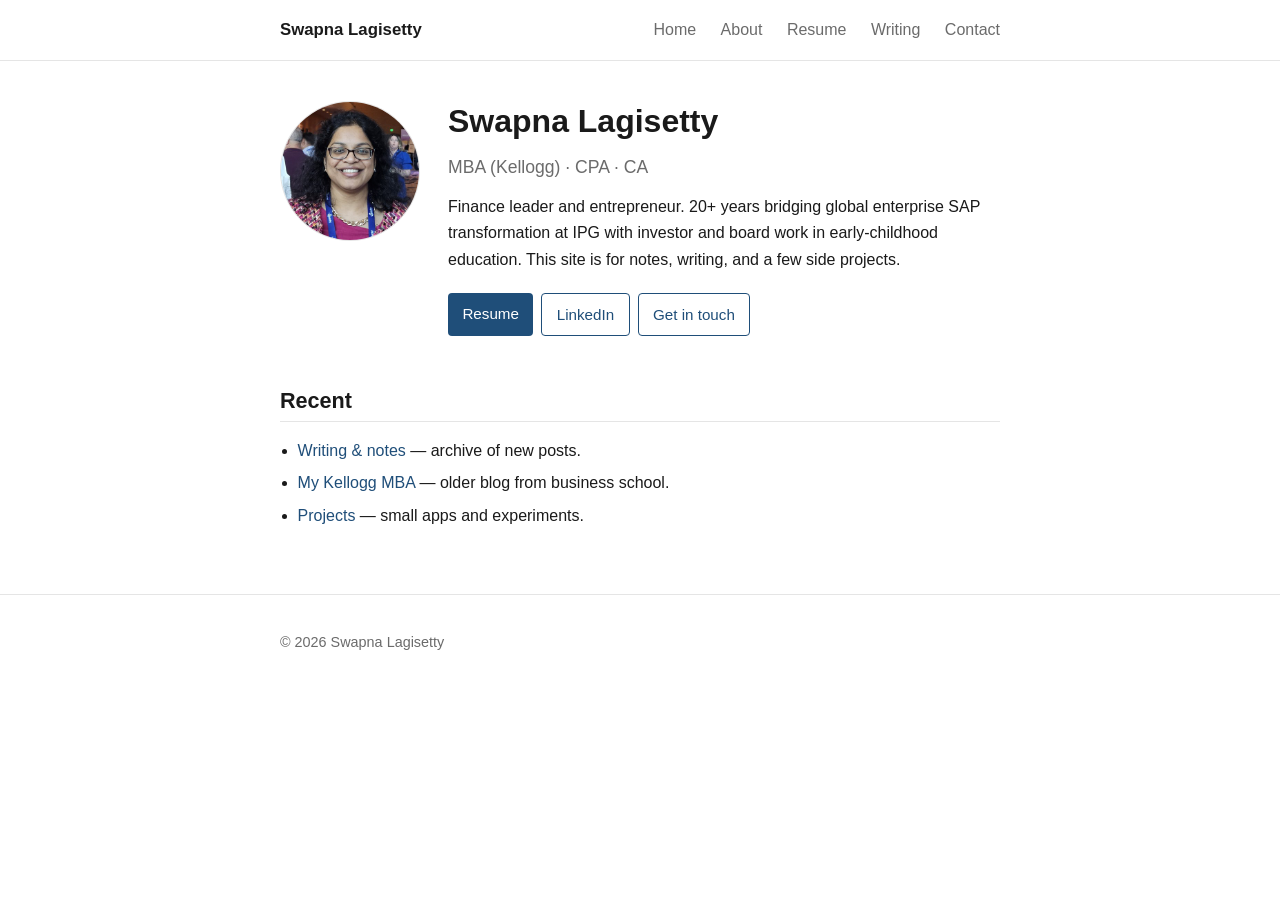
<file: index.html>
<!doctype html>
<html lang="en">
<head>
  <meta charset="utf-8">
  <meta name="viewport" content="width=device-width,initial-scale=1">
  <title>Swapna Lagisetty — MBA, CPA, CA</title>
  <meta name="description" content="Personal website of Swapna Lagisetty — MBA (Kellogg), CPA, CA. Notes, writing, and projects.">
  <link rel="stylesheet" href="css/style.css">
</head>
<body>
  <header class="site-header">
    <div class="container nav">
      <a class="brand" href="index.html">Swapna Lagisetty</a>
      <nav>
        <a href="index.html">Home</a>
        <a href="about.html">About</a>
        <a href="resume.html">Resume</a>
        <a href="blog.html">Writing</a>
        <a href="contact.html">Contact</a>
      </nav>
    </div>
  </header>

  <main class="container">
    <section class="hero">
      <img class="avatar" src="assets/images/profile.jpg" alt="Photograph of Swapna Lagisetty"
           onerror="this.style.display='none'">
      <div>
        <h1>Swapna Lagisetty</h1>
        <p class="lede">MBA (Kellogg) &middot; CPA &middot; CA</p>
        <p>
          Finance leader and entrepreneur. 20+ years bridging global enterprise SAP transformation
          at IPG with investor and board work in early-childhood education. This site is for
          notes, writing, and a few side projects.
        </p>
        <p class="cta">
          <a class="btn" href="resume.html">Resume</a>
          <a class="btn btn-ghost" href="https://www.linkedin.com/in/swapna-lagisetty-mba-cpa-ca-5ba52758/" target="_blank" rel="noopener">LinkedIn</a>
          <a class="btn btn-ghost" href="contact.html">Get in touch</a>
        </p>
      </div>
    </section>

    <section>
      <h2>Recent</h2>
      <ul class="list">
        <li><a href="blog.html">Writing &amp; notes</a> &mdash; archive of new posts.</li>
        <li><a href="https://mykelloggmba.blogspot.com/" target="_blank" rel="noopener">My Kellogg MBA</a> &mdash; older blog from business school.</li>
        <li><a href="apps/">Projects</a> &mdash; small apps and experiments.</li>
      </ul>
    </section>
  </main>

  <footer class="site-footer">
    <div class="container">
      <p>&copy; <span id="year"></span> Swapna Lagisetty</p>
    </div>
  </footer>
  <script src="js/main.js"></script>
</body>
</html>
</file>
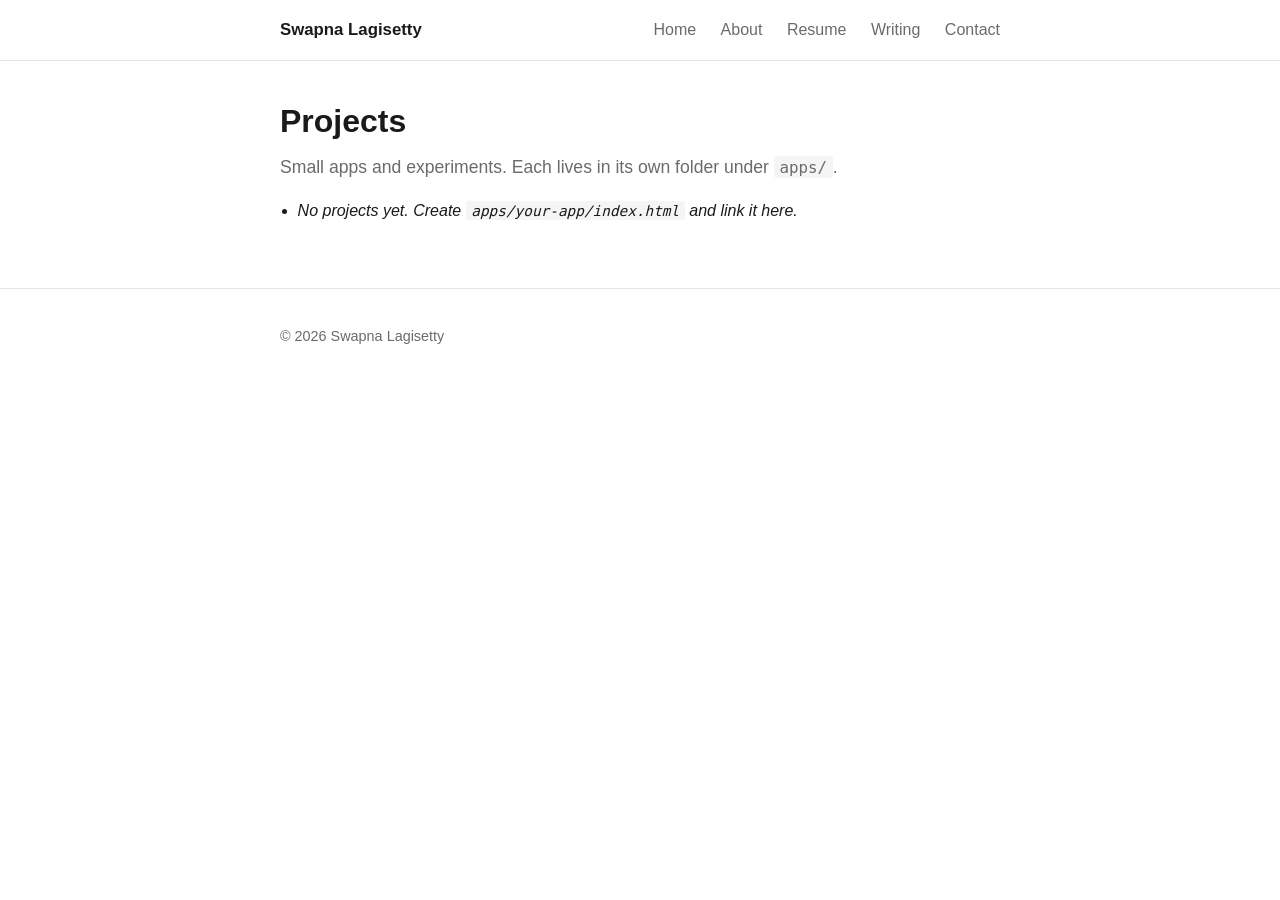
<file: apps/index.html>
<!doctype html>
<html lang="en">
<head>
  <meta charset="utf-8">
  <meta name="viewport" content="width=device-width,initial-scale=1">
  <title>Projects — Swapna Lagisetty</title>
  <link rel="stylesheet" href="../css/style.css">
</head>
<body>
  <header class="site-header">
    <div class="container nav">
      <a class="brand" href="../index.html">Swapna Lagisetty</a>
      <nav>
        <a href="../index.html">Home</a>
        <a href="../about.html">About</a>
        <a href="../resume.html">Resume</a>
        <a href="../blog.html">Writing</a>
        <a href="../contact.html">Contact</a>
      </nav>
    </div>
  </header>

  <main class="container">
    <h1>Projects</h1>
    <p class="lede">Small apps and experiments. Each lives in its own folder under <code>apps/</code>.</p>

    <ul class="list">
      <li><em>No projects yet. Create <code>apps/your-app/index.html</code> and link it here.</em></li>
    </ul>
  </main>

  <footer class="site-footer">
    <div class="container">
      <p>&copy; <span id="year"></span> Swapna Lagisetty</p>
    </div>
  </footer>
  <script src="../js/main.js"></script>
</body>
</html>
</file>
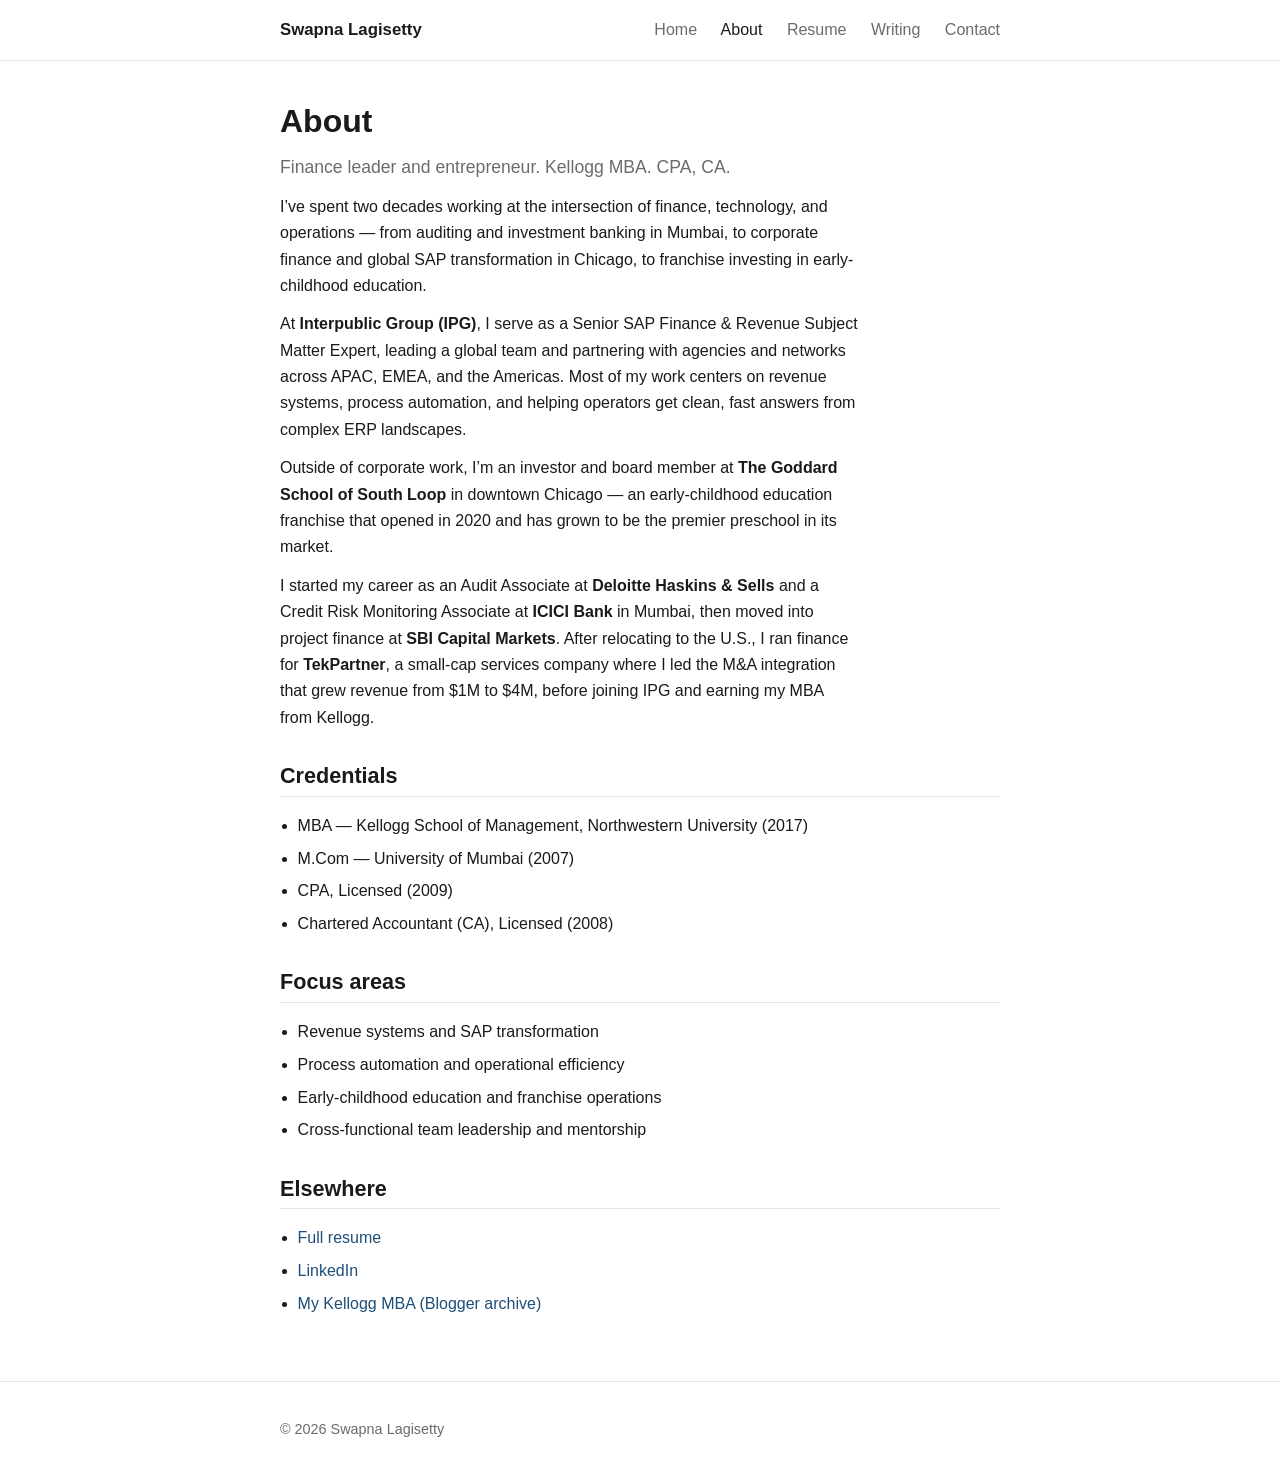
<file: about.html>
<!doctype html>
<html lang="en">
<head>
  <meta charset="utf-8">
  <meta name="viewport" content="width=device-width,initial-scale=1">
  <title>About — Swapna Lagisetty</title>
  <meta name="description" content="About Swapna Lagisetty — background, education, and interests.">
  <link rel="stylesheet" href="css/style.css">
</head>
<body>
  <header class="site-header">
    <div class="container nav">
      <a class="brand" href="index.html">Swapna Lagisetty</a>
      <nav>
        <a href="index.html">Home</a>
        <a class="active" href="about.html">About</a>
        <a href="resume.html">Resume</a>
        <a href="blog.html">Writing</a>
        <a href="contact.html">Contact</a>
      </nav>
    </div>
  </header>

  <main class="container">
    <article>
      <h1>About</h1>
      <p class="lede">Finance leader and entrepreneur. Kellogg MBA. CPA, CA.</p>

      <p>
        I&rsquo;ve spent two decades working at the intersection of finance, technology, and
        operations &mdash; from auditing and investment banking in Mumbai, to corporate finance
        and global SAP transformation in Chicago, to franchise investing in early-childhood
        education.
      </p>

      <p>
        At <strong>Interpublic Group (IPG)</strong>, I serve as a Senior SAP Finance &amp; Revenue
        Subject Matter Expert, leading a global team and partnering with agencies and networks
        across APAC, EMEA, and the Americas. Most of my work centers on revenue systems,
        process automation, and helping operators get clean, fast answers from complex ERP
        landscapes.
      </p>

      <p>
        Outside of corporate work, I&rsquo;m an investor and board member at
        <strong>The Goddard School of South Loop</strong> in downtown Chicago &mdash; an
        early-childhood education franchise that opened in 2020 and has grown to be the
        premier preschool in its market.
      </p>

      <p>
        I started my career as an Audit Associate at <strong>Deloitte Haskins &amp; Sells</strong>
        and a Credit Risk Monitoring Associate at <strong>ICICI Bank</strong> in Mumbai, then
        moved into project finance at <strong>SBI Capital Markets</strong>. After relocating to the U.S., I
        ran finance for <strong>TekPartner</strong>, a small-cap services company where I led
        the M&amp;A integration that grew revenue from $1M to $4M, before joining IPG and earning
        my MBA from Kellogg.
      </p>

      <h2>Credentials</h2>
      <ul class="list">
        <li>MBA &mdash; Kellogg School of Management, Northwestern University (2017)</li>
        <li>M.Com &mdash; University of Mumbai (2007)</li>
        <li>CPA, Licensed (2009)</li>
        <li>Chartered Accountant (CA), Licensed (2008)</li>
      </ul>

      <h2>Focus areas</h2>
      <ul class="list">
        <li>Revenue systems and SAP transformation</li>
        <li>Process automation and operational efficiency</li>
        <li>Early-childhood education and franchise operations</li>
        <li>Cross-functional team leadership and mentorship</li>
      </ul>

      <h2>Elsewhere</h2>
      <ul class="list">
        <li><a href="resume.html">Full resume</a></li>
        <li><a href="https://www.linkedin.com/in/swapna-lagisetty-mba-cpa-ca-5ba52758/" target="_blank" rel="noopener">LinkedIn</a></li>
        <li><a href="https://mykelloggmba.blogspot.com/" target="_blank" rel="noopener">My Kellogg MBA (Blogger archive)</a></li>
      </ul>
    </article>
  </main>

  <footer class="site-footer">
    <div class="container">
      <p>&copy; <span id="year"></span> Swapna Lagisetty</p>
    </div>
  </footer>
  <script src="js/main.js"></script>
</body>
</html>
</file>
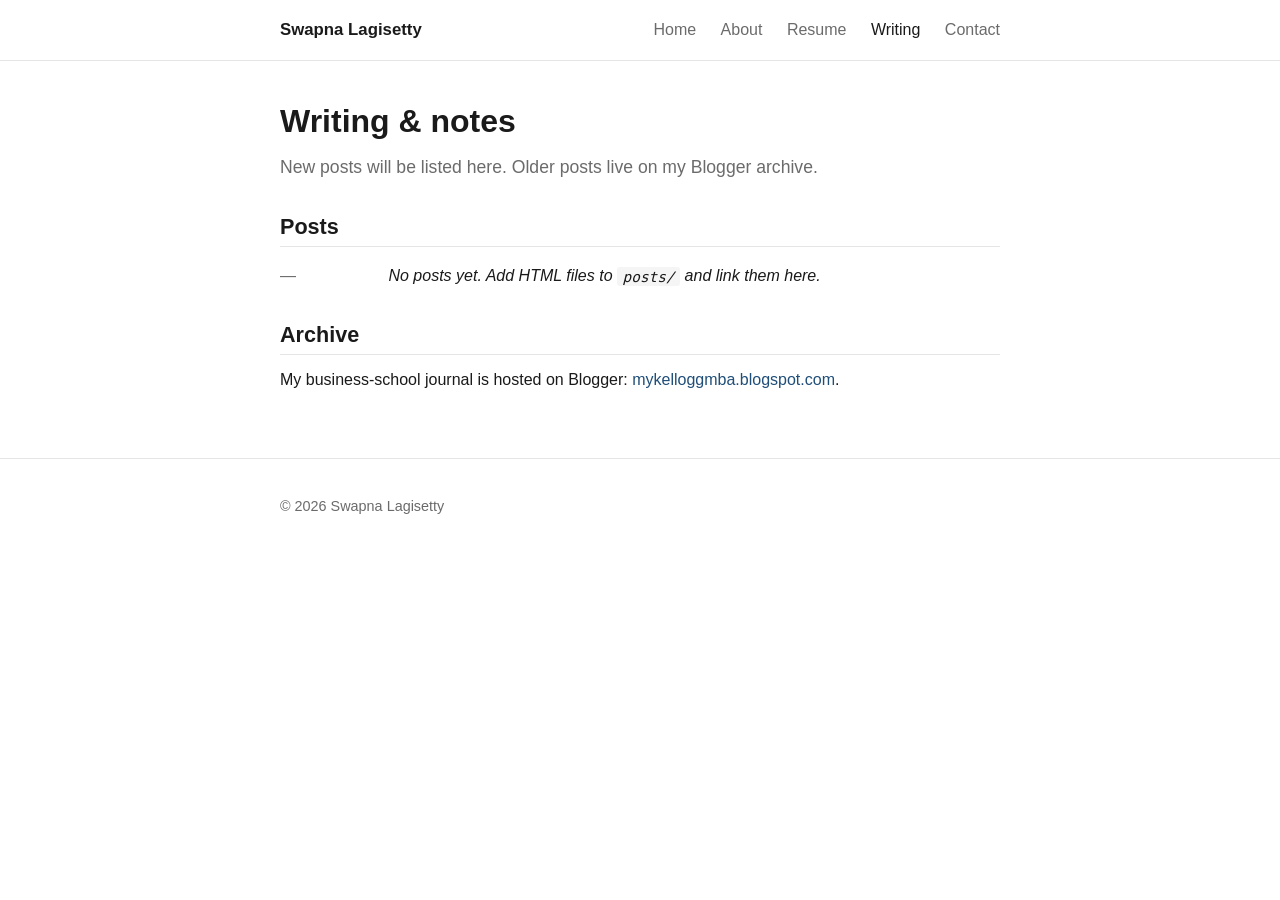
<file: blog.html>
<!doctype html>
<html lang="en">
<head>
  <meta charset="utf-8">
  <meta name="viewport" content="width=device-width,initial-scale=1">
  <title>Writing — Swapna Lagisetty</title>
  <meta name="description" content="Notes and writing by Swapna Lagisetty.">
  <link rel="stylesheet" href="css/style.css">
</head>
<body>
  <header class="site-header">
    <div class="container nav">
      <a class="brand" href="index.html">Swapna Lagisetty</a>
      <nav>
        <a href="index.html">Home</a>
        <a href="about.html">About</a>
        <a href="resume.html">Resume</a>
        <a class="active" href="blog.html">Writing</a>
        <a href="contact.html">Contact</a>
      </nav>
    </div>
  </header>

  <main class="container">
    <h1>Writing &amp; notes</h1>
    <p class="lede">New posts will be listed here. Older posts live on my Blogger archive.</p>

    <section>
      <h2>Posts</h2>
      <ul class="list posts">
        <li>
          <span class="date">&mdash;</span>
          <em>No posts yet. Add HTML files to <code>posts/</code> and link them here.</em>
        </li>
      </ul>
    </section>

    <section>
      <h2>Archive</h2>
      <p>
        My business-school journal is hosted on Blogger:
        <a href="https://mykelloggmba.blogspot.com/" target="_blank" rel="noopener">mykelloggmba.blogspot.com</a>.
      </p>
    </section>
  </main>

  <footer class="site-footer">
    <div class="container">
      <p>&copy; <span id="year"></span> Swapna Lagisetty</p>
    </div>
  </footer>
  <script src="js/main.js"></script>
</body>
</html>
</file>
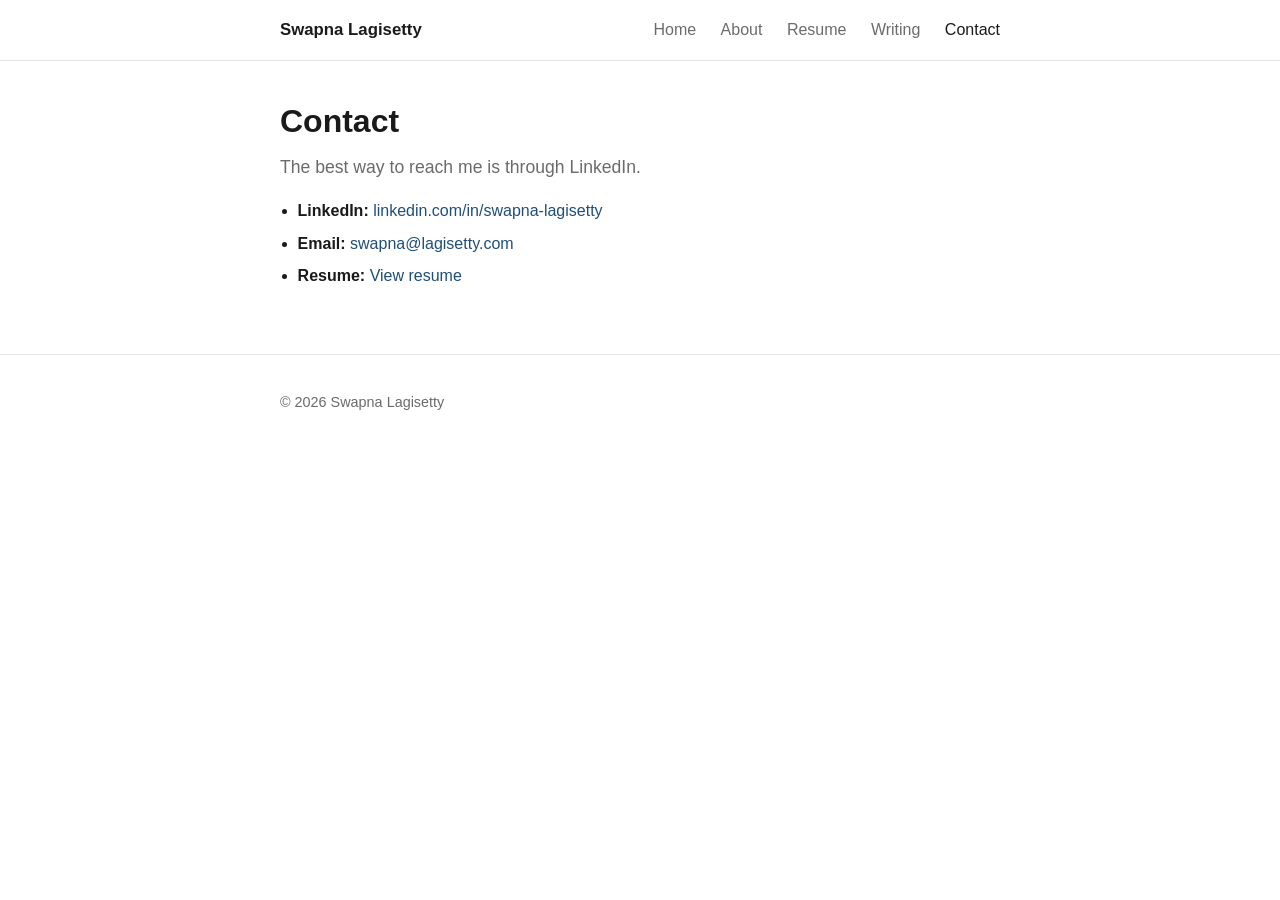
<file: contact.html>
<!doctype html>
<html lang="en">
<head>
  <meta charset="utf-8">
  <meta name="viewport" content="width=device-width,initial-scale=1">
  <title>Contact — Swapna Lagisetty</title>
  <meta name="description" content="Get in touch with Swapna Lagisetty.">
  <link rel="stylesheet" href="css/style.css">
</head>
<body>
  <header class="site-header">
    <div class="container nav">
      <a class="brand" href="index.html">Swapna Lagisetty</a>
      <nav>
        <a href="index.html">Home</a>
        <a href="about.html">About</a>
        <a href="resume.html">Resume</a>
        <a href="blog.html">Writing</a>
        <a class="active" href="contact.html">Contact</a>
      </nav>
    </div>
  </header>

  <main class="container">
    <h1>Contact</h1>
    <p class="lede">The best way to reach me is through LinkedIn.</p>

    <ul class="list">
      <li>
        <strong>LinkedIn:</strong>
        <a href="https://www.linkedin.com/in/swapna-lagisetty-mba-cpa-ca-5ba52758/" target="_blank" rel="noopener">
          linkedin.com/in/swapna-lagisetty
        </a>
      </li>
      <li>
        <strong>Email:</strong>
        <a href="mailto:swapna@lagisetty.com">swapna@lagisetty.com</a>
      </li>
      <li>
        <strong>Resume:</strong>
        <a href="resume.html">View resume</a>
      </li>
    </ul>
  </main>

  <footer class="site-footer">
    <div class="container">
      <p>&copy; <span id="year"></span> Swapna Lagisetty</p>
    </div>
  </footer>
  <script src="js/main.js"></script>
</body>
</html>
</file>
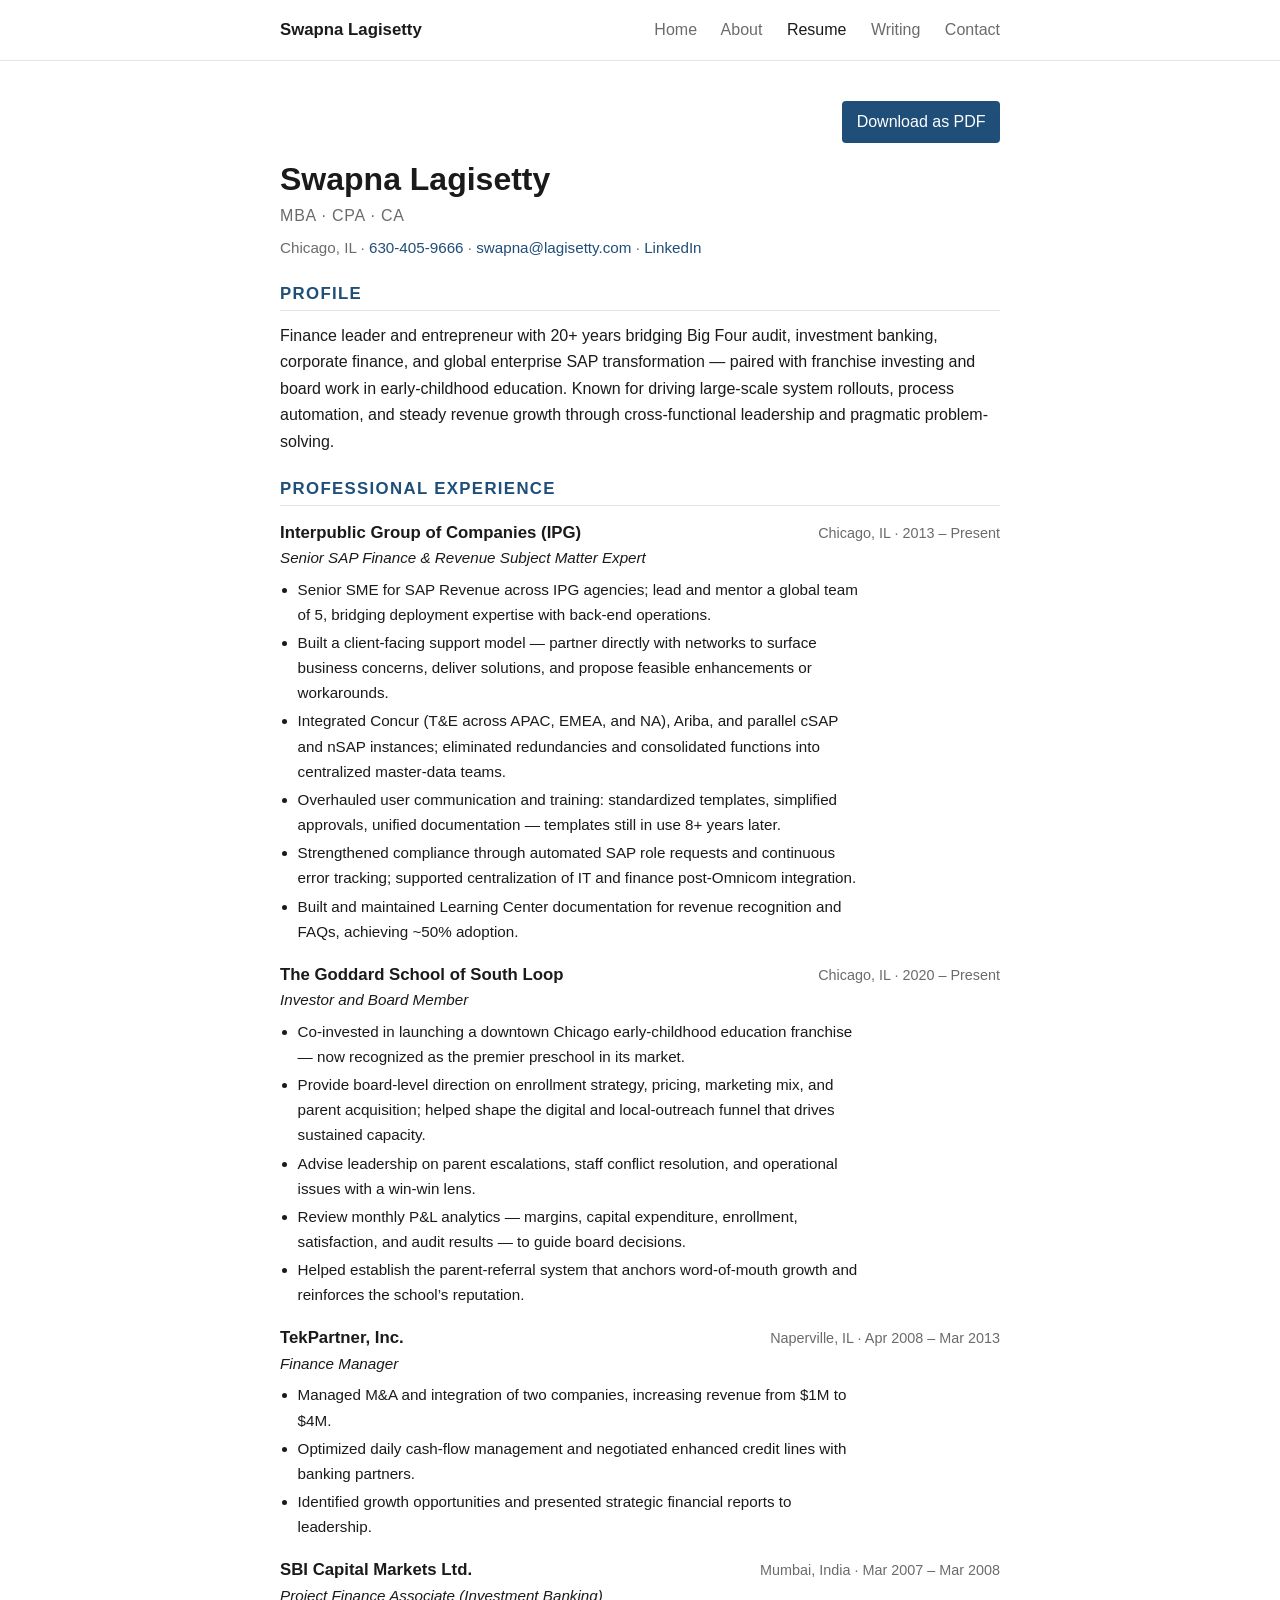
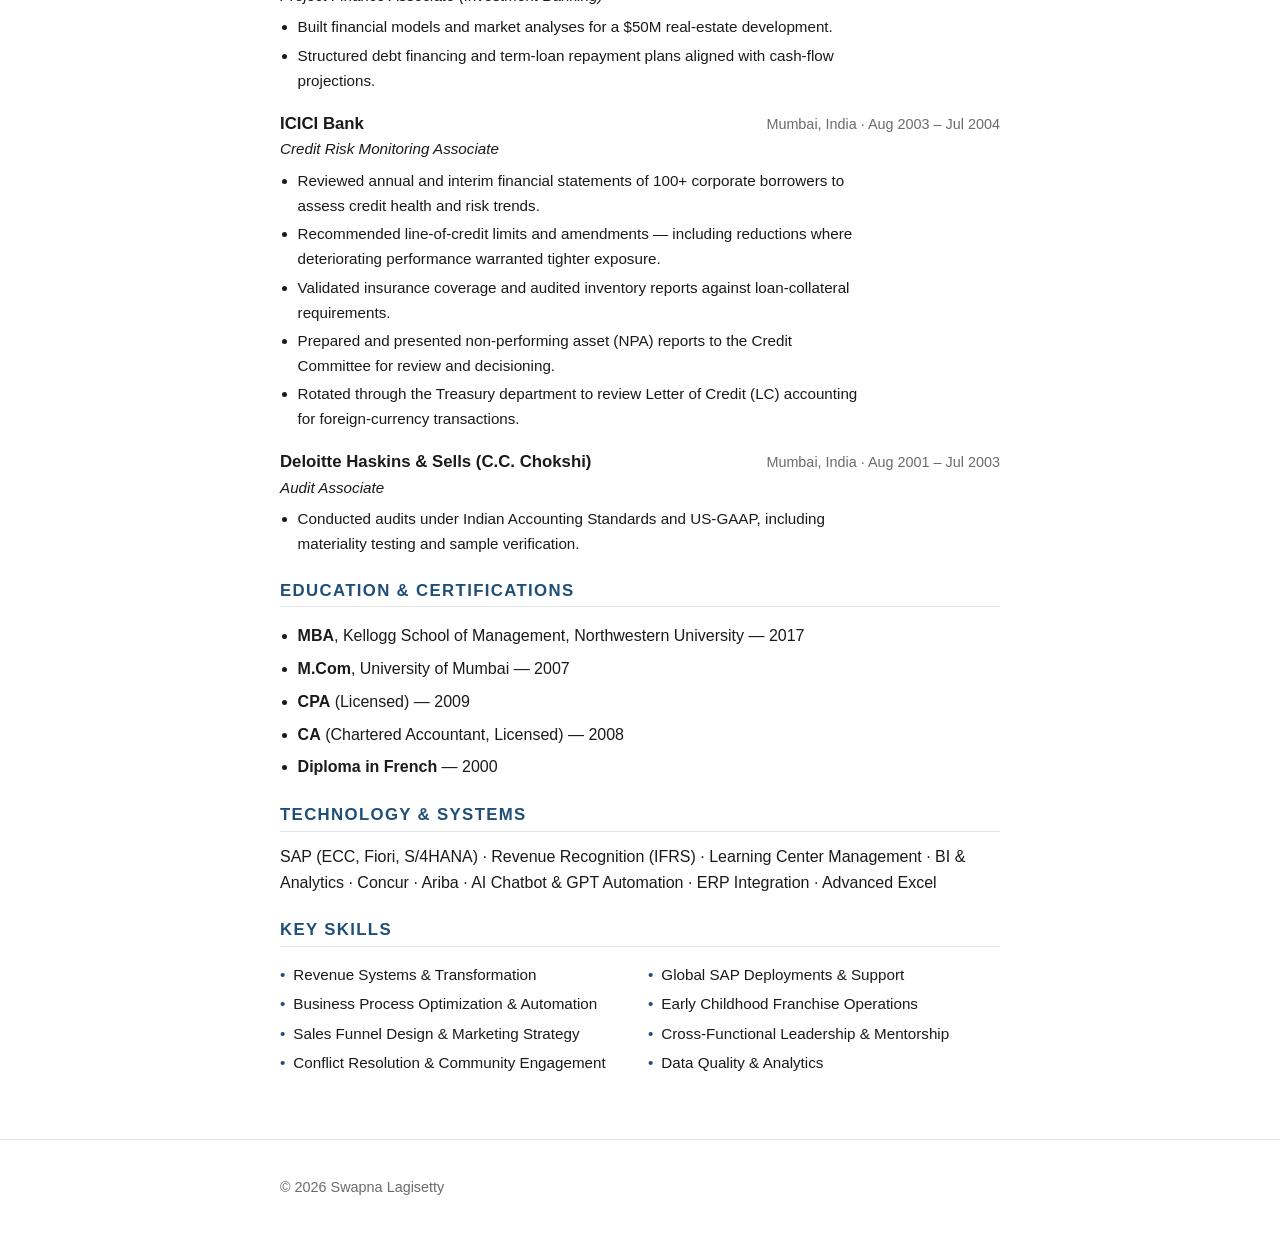
<file: resume.html>
<!doctype html>
<html lang="en">
<head>
  <meta charset="utf-8">
  <meta name="viewport" content="width=device-width,initial-scale=1">
  <title>Resume — Swapna Lagisetty</title>
  <meta name="description" content="Resume of Swapna Lagisetty — MBA, CPA, CA. SAP finance leader and franchise investor.">
  <link rel="stylesheet" href="css/style.css">
</head>
<body>
  <header class="site-header no-print">
    <div class="container nav">
      <a class="brand" href="index.html">Swapna Lagisetty</a>
      <nav>
        <a href="index.html">Home</a>
        <a href="about.html">About</a>
        <a class="active" href="resume.html">Resume</a>
        <a href="blog.html">Writing</a>
        <a href="contact.html">Contact</a>
      </nav>
    </div>
  </header>

  <main class="container resume">
    <div class="resume-actions no-print">
      <button class="btn" onclick="window.print()">Download as PDF</button>
    </div>

    <header class="resume-head">
      <h1>Swapna Lagisetty</h1>
      <p class="resume-creds">MBA &middot; CPA &middot; CA</p>
      <p class="resume-contact">
        Chicago, IL
        &middot; <a href="tel:+16304059666">630-405-9666</a>
        &middot; <a href="mailto:swapna@lagisetty.com">swapna@lagisetty.com</a>
        &middot; <a href="https://www.linkedin.com/in/swapna-lagisetty-mba-cpa-ca-5ba52758/" target="_blank" rel="noopener">LinkedIn</a>
      </p>
    </header>

    <section>
      <h2>Profile</h2>
      <p>
        Finance leader and entrepreneur with 20+ years bridging Big Four audit, investment
        banking, corporate finance, and global enterprise SAP transformation &mdash; paired with
        franchise investing and board work in early-childhood education. Known for driving
        large-scale system rollouts, process automation, and steady revenue growth through
        cross-functional leadership and pragmatic problem-solving.
      </p>
    </section>

    <section>
      <h2>Professional Experience</h2>

      <article class="role">
        <header class="role-head">
          <div>
            <h3>Interpublic Group of Companies (IPG)</h3>
            <p class="role-title">Senior SAP Finance &amp; Revenue Subject Matter Expert</p>
          </div>
          <p class="role-meta">Chicago, IL &middot; 2013 &ndash; Present</p>
        </header>
        <ul>
          <li>Senior SME for SAP Revenue across IPG agencies; lead and mentor a global team of 5, bridging deployment expertise with back-end operations.</li>
          <li>Built a client-facing support model &mdash; partner directly with networks to surface business concerns, deliver solutions, and propose feasible enhancements or workarounds.</li>
          <li>Integrated Concur (T&amp;E across APAC, EMEA, and NA), Ariba, and parallel cSAP and nSAP instances; eliminated redundancies and consolidated functions into centralized master-data teams.</li>
          <li>Overhauled user communication and training: standardized templates, simplified approvals, unified documentation &mdash; templates still in use 8+ years later.</li>
          <li>Strengthened compliance through automated SAP role requests and continuous error tracking; supported centralization of IT and finance post-Omnicom integration.</li>
          <li>Built and maintained Learning Center documentation for revenue recognition and FAQs, achieving ~50% adoption.</li>
        </ul>
      </article>

      <article class="role">
        <header class="role-head">
          <div>
            <h3>The Goddard School of South Loop</h3>
            <p class="role-title">Investor and Board Member</p>
          </div>
          <p class="role-meta">Chicago, IL &middot; 2020 &ndash; Present</p>
        </header>
        <ul>
          <li>Co-invested in launching a downtown Chicago early-childhood education franchise &mdash; now recognized as the premier preschool in its market.</li>
          <li>Provide board-level direction on enrollment strategy, pricing, marketing mix, and parent acquisition; helped shape the digital and local-outreach funnel that drives sustained capacity.</li>
          <li>Advise leadership on parent escalations, staff conflict resolution, and operational issues with a win-win lens.</li>
          <li>Review monthly P&amp;L analytics &mdash; margins, capital expenditure, enrollment, satisfaction, and audit results &mdash; to guide board decisions.</li>
          <li>Helped establish the parent-referral system that anchors word-of-mouth growth and reinforces the school&rsquo;s reputation.</li>
        </ul>
      </article>

      <article class="role">
        <header class="role-head">
          <div>
            <h3>TekPartner, Inc.</h3>
            <p class="role-title">Finance Manager</p>
          </div>
          <p class="role-meta">Naperville, IL &middot; Apr 2008 &ndash; Mar 2013</p>
        </header>
        <ul>
          <li>Managed M&amp;A and integration of two companies, increasing revenue from $1M to $4M.</li>
          <li>Optimized daily cash-flow management and negotiated enhanced credit lines with banking partners.</li>
          <li>Identified growth opportunities and presented strategic financial reports to leadership.</li>
        </ul>
      </article>

      <article class="role">
        <header class="role-head">
          <div>
            <h3>SBI Capital Markets Ltd.</h3>
            <p class="role-title">Project Finance Associate (Investment Banking)</p>
          </div>
          <p class="role-meta">Mumbai, India &middot; Mar 2007 &ndash; Mar 2008</p>
        </header>
        <ul>
          <li>Built financial models and market analyses for a $50M real-estate development.</li>
          <li>Structured debt financing and term-loan repayment plans aligned with cash-flow projections.</li>
        </ul>
      </article>

      <article class="role">
        <header class="role-head">
          <div>
            <h3>ICICI Bank</h3>
            <p class="role-title">Credit Risk Monitoring Associate</p>
          </div>
          <p class="role-meta">Mumbai, India &middot; Aug 2003 &ndash; Jul 2004</p>
        </header>
        <ul>
          <li>Reviewed annual and interim financial statements of 100+ corporate borrowers to assess credit health and risk trends.</li>
          <li>Recommended line-of-credit limits and amendments &mdash; including reductions where deteriorating performance warranted tighter exposure.</li>
          <li>Validated insurance coverage and audited inventory reports against loan-collateral requirements.</li>
          <li>Prepared and presented non-performing asset (NPA) reports to the Credit Committee for review and decisioning.</li>
          <li>Rotated through the Treasury department to review Letter of Credit (LC) accounting for foreign-currency transactions.</li>
        </ul>
      </article>

      <article class="role">
        <header class="role-head">
          <div>
            <h3>Deloitte Haskins &amp; Sells (C.C. Chokshi)</h3>
            <p class="role-title">Audit Associate</p>
          </div>
          <p class="role-meta">Mumbai, India &middot; Aug 2001 &ndash; Jul 2003</p>
        </header>
        <ul>
          <li>Conducted audits under Indian Accounting Standards and US-GAAP, including materiality testing and sample verification.</li>
        </ul>
      </article>
    </section>

    <section>
      <h2>Education &amp; Certifications</h2>
      <ul class="list">
        <li><strong>MBA</strong>, Kellogg School of Management, Northwestern University &mdash; 2017</li>
        <li><strong>M.Com</strong>, University of Mumbai &mdash; 2007</li>
        <li><strong>CPA</strong> (Licensed) &mdash; 2009</li>
        <li><strong>CA</strong> (Chartered Accountant, Licensed) &mdash; 2008</li>
        <li><strong>Diploma in French</strong> &mdash; 2000</li>
      </ul>
    </section>

    <section>
      <h2>Technology &amp; Systems</h2>
      <p>
        SAP (ECC, Fiori, S/4HANA) &middot; Revenue Recognition (IFRS) &middot; Learning Center Management
        &middot; BI &amp; Analytics &middot; Concur &middot; Ariba &middot; AI Chatbot &amp; GPT Automation
        &middot; ERP Integration &middot; Advanced Excel
      </p>
    </section>

    <section>
      <h2>Key Skills</h2>
      <ul class="skills">
        <li>Revenue Systems &amp; Transformation</li>
        <li>Global SAP Deployments &amp; Support</li>
        <li>Business Process Optimization &amp; Automation</li>
        <li>Early Childhood Franchise Operations</li>
        <li>Sales Funnel Design &amp; Marketing Strategy</li>
        <li>Cross-Functional Leadership &amp; Mentorship</li>
        <li>Conflict Resolution &amp; Community Engagement</li>
        <li>Data Quality &amp; Analytics</li>
      </ul>
    </section>
  </main>

  <footer class="site-footer no-print">
    <div class="container">
      <p>&copy; <span id="year"></span> Swapna Lagisetty</p>
    </div>
  </footer>
  <script src="js/main.js"></script>
</body>
</html>
</file>
<file: css/style.css>
:root {
  --fg: #1a1a1a;
  --muted: #6b6b6b;
  --bg: #ffffff;
  --line: #e5e5e5;
  --accent: #1f4e79;
  --accent-hover: #163a5a;
  --max: 760px;
}

* { box-sizing: border-box; }

html, body {
  margin: 0;
  padding: 0;
  background: var(--bg);
  color: var(--fg);
  font: 16px/1.65 -apple-system, BlinkMacSystemFont, "Segoe UI", Roboto, "Helvetica Neue", Arial, sans-serif;
  -webkit-font-smoothing: antialiased;
}

.container {
  max-width: var(--max);
  margin: 0 auto;
  padding: 0 1.25rem;
}

a { color: var(--accent); text-decoration: none; }
a:hover { color: var(--accent-hover); text-decoration: underline; }

h1, h2, h3 { line-height: 1.25; margin: 2rem 0 0.75rem; font-weight: 600; }
h1 { font-size: 2rem; margin-top: 0; }
h2 { font-size: 1.35rem; border-bottom: 1px solid var(--line); padding-bottom: 0.35rem; }
p { margin: 0.75rem 0; }

.lede { color: var(--muted); font-size: 1.1rem; margin-top: 0.25rem; }
.muted { color: var(--muted); font-size: 0.9rem; }

code {
  background: #f5f5f5;
  padding: 0.1rem 0.35rem;
  border-radius: 3px;
  font-size: 0.9em;
}

.site-header {
  border-bottom: 1px solid var(--line);
  padding: 1rem 0;
  margin-bottom: 2.5rem;
}

.nav {
  display: flex;
  align-items: center;
  justify-content: space-between;
  flex-wrap: wrap;
  gap: 0.75rem;
}

.brand {
  font-weight: 600;
  color: var(--fg);
  font-size: 1.05rem;
}
.brand:hover { text-decoration: none; color: var(--accent); }

.nav nav a {
  margin-left: 1.25rem;
  color: var(--muted);
}
.nav nav a:first-child { margin-left: 0; }
.nav nav a.active,
.nav nav a:hover { color: var(--fg); text-decoration: none; }

.hero {
  display: flex;
  gap: 1.75rem;
  align-items: flex-start;
  margin-bottom: 2.5rem;
}
.avatar {
  width: 140px;
  height: 140px;
  border-radius: 50%;
  object-fit: cover;
  border: 1px solid var(--line);
  flex-shrink: 0;
}

.cta { margin-top: 1.25rem; display: flex; flex-wrap: wrap; gap: 0.5rem; }
.btn {
  display: inline-block;
  padding: 0.5rem 0.9rem;
  background: var(--accent);
  color: #fff;
  border-radius: 4px;
  font-size: 0.95rem;
}
.btn:hover { background: var(--accent-hover); color: #fff; text-decoration: none; }
.btn-ghost {
  background: transparent;
  color: var(--accent);
  border: 1px solid var(--accent);
}
.btn-ghost:hover { background: var(--accent); color: #fff; }

.list { padding-left: 1.1rem; }
.list li { margin: 0.4rem 0; }
.list.posts { list-style: none; padding-left: 0; }
.list.posts .date { color: var(--muted); display: inline-block; min-width: 6.5rem; }

article p, article ul { max-width: 65ch; }

.site-footer {
  margin-top: 4rem;
  padding: 1.5rem 0;
  border-top: 1px solid var(--line);
  color: var(--muted);
  font-size: 0.9rem;
}

@media (max-width: 560px) {
  .hero { flex-direction: column; gap: 1rem; }
  .avatar { width: 110px; height: 110px; }
  .nav nav a { margin-left: 0; margin-right: 1rem; }
  h1 { font-size: 1.6rem; }
}

/* Resume page */
.resume-actions { text-align: right; margin-bottom: 1rem; }
.resume-actions .btn { cursor: pointer; border: 0; font: inherit; }

.resume-head { margin-bottom: 1.5rem; }
.resume-head h1 { margin-bottom: 0.25rem; }
.resume-creds {
  color: var(--muted);
  font-size: 1rem;
  letter-spacing: 0.05em;
  margin: 0 0 0.35rem;
}
.resume-contact {
  color: var(--muted);
  font-size: 0.95rem;
  margin: 0;
}

.resume section { margin-bottom: 1.5rem; }
.resume h2 {
  font-size: 1.05rem;
  text-transform: uppercase;
  letter-spacing: 0.08em;
  color: var(--accent);
  margin: 1.5rem 0 0.5rem;
  padding-bottom: 0.3rem;
}

.role { margin: 1rem 0 1.25rem; page-break-inside: avoid; }
.role-head {
  display: flex;
  justify-content: space-between;
  align-items: baseline;
  gap: 1rem;
  flex-wrap: wrap;
}
.role h3 {
  font-size: 1.05rem;
  margin: 0;
  font-weight: 600;
}
.role-title {
  margin: 0.1rem 0 0;
  color: var(--fg);
  font-style: italic;
  font-size: 0.95rem;
}
.role-meta {
  color: var(--muted);
  font-size: 0.9rem;
  margin: 0;
  white-space: nowrap;
}
.role ul { margin: 0.4rem 0 0 0; padding-left: 1.1rem; }
.role li { margin: 0.2rem 0; font-size: 0.95rem; }

.skills {
  list-style: none;
  padding: 0;
  display: grid;
  grid-template-columns: 1fr 1fr;
  gap: 0.25rem 1rem;
  font-size: 0.95rem;
}
.skills li::before { content: "\2022"; color: var(--accent); margin-right: 0.5rem; }

@media print {
  .no-print { display: none !important; }
  body { font-size: 10.5pt; color: #000; }
  .container { max-width: 100%; padding: 0; }
  a { color: #000; text-decoration: none; }
  h1 { font-size: 18pt; }
  .resume h2 {
    color: #000;
    border-bottom: 1px solid #000;
    margin-top: 0.8rem;
  }
  .resume section { margin-bottom: 0.6rem; }
  .role { margin: 0.5rem 0 0.7rem; }
  .role h3 { font-size: 11pt; }
  .role li { font-size: 10pt; margin: 0.1rem 0; }
  .skills { font-size: 10pt; }
  @page { margin: 0.6in 0.7in; }
}
</file>
